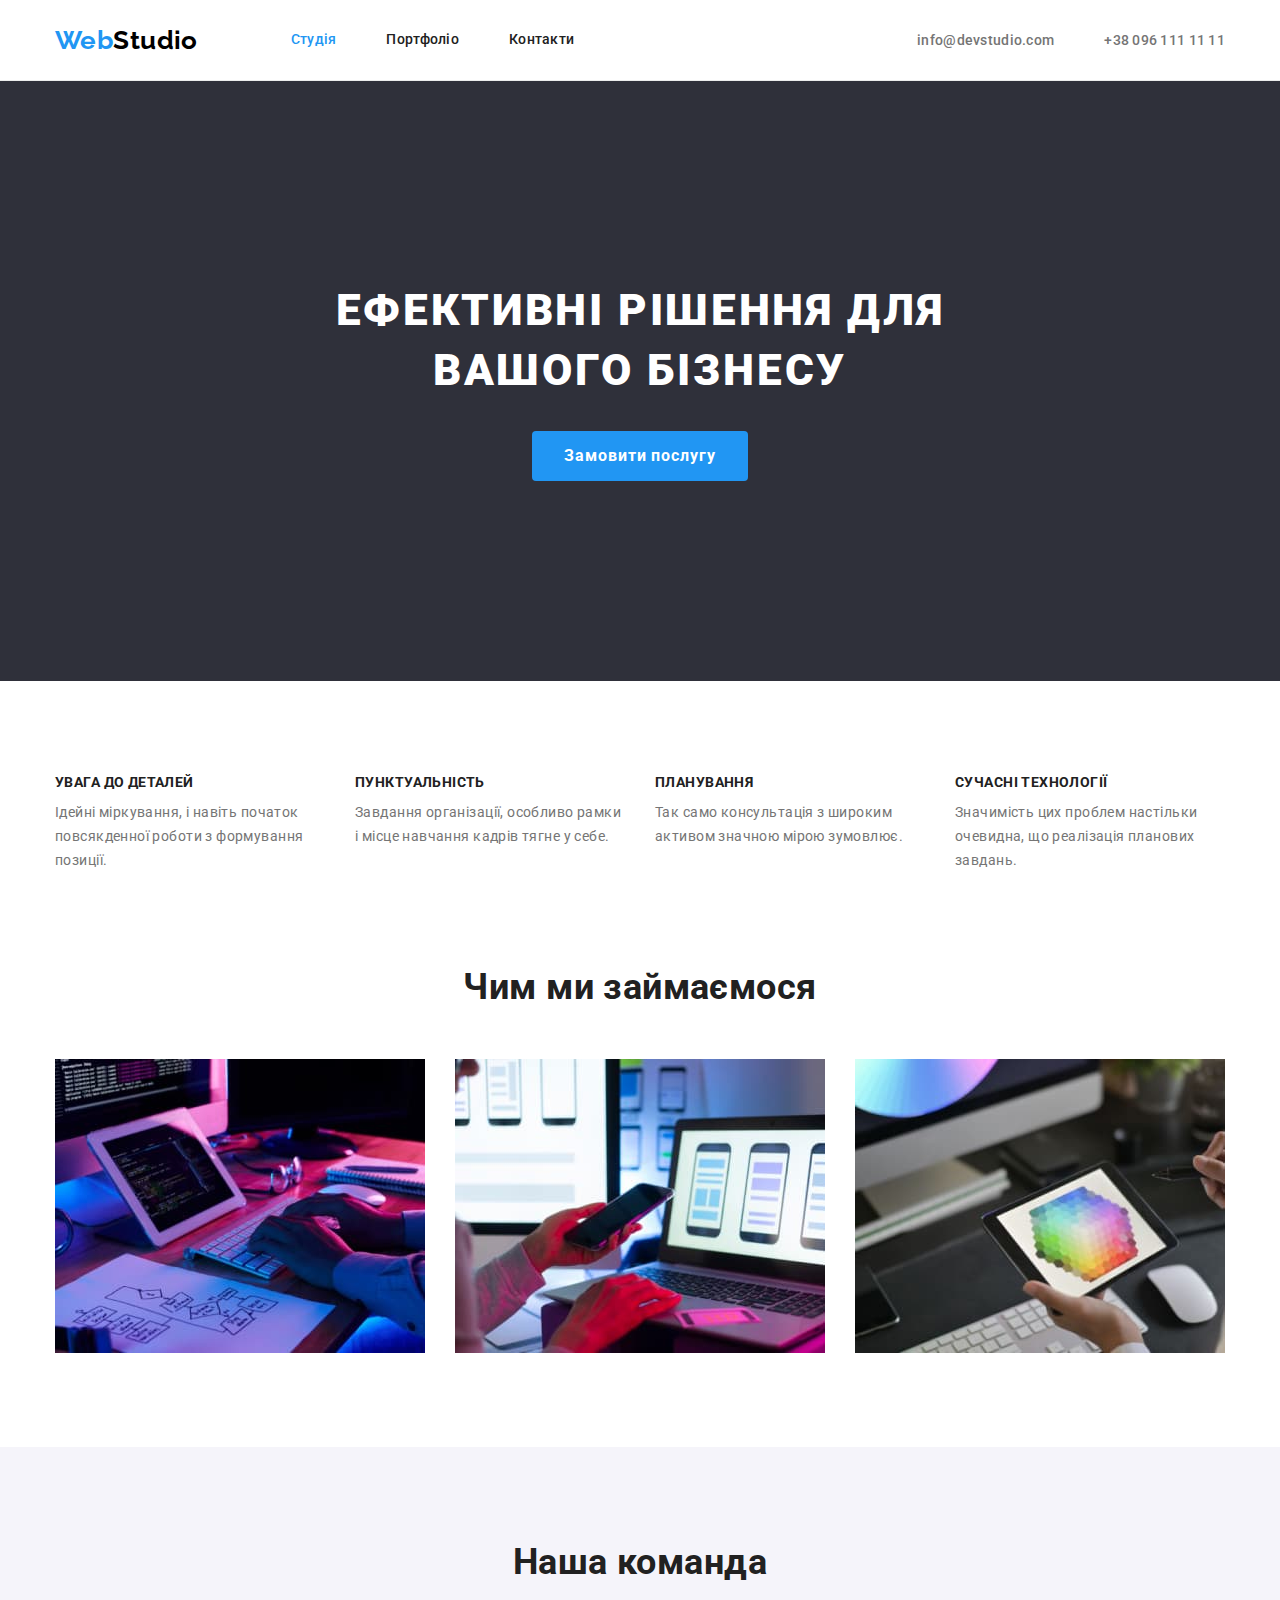
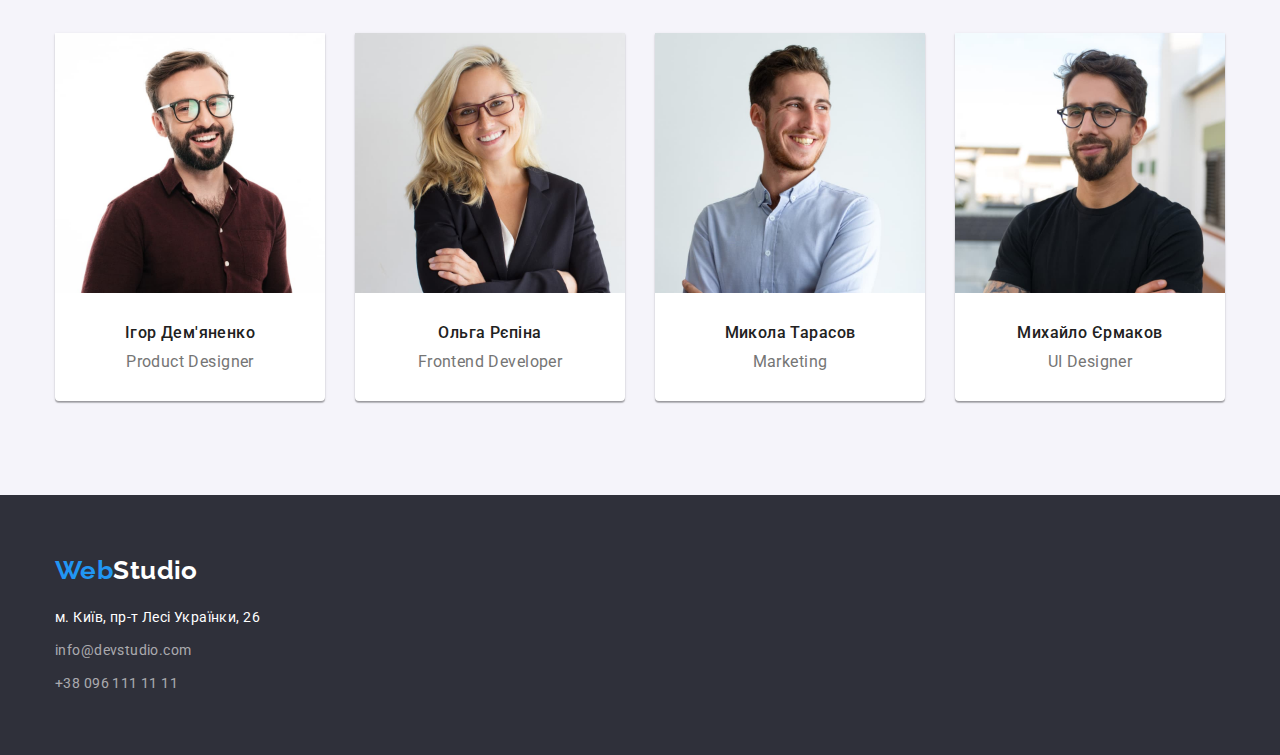
<file: index.html>
<!DOCTYPE html>
<html lang="uk">
  <head>
    <meta charset="UTF-8" />
    <meta http-equiv="X-UA-Compatible" content="IE=edge" />
    <meta name="viewport" content="width=device-width, initial-scale=1.0" />
    <title>Студія</title>
    <!-- Спочатку шрифти -->
    <link rel="preconnect" href="https://fonts.googleapis.com" />
    <link rel="preconnect" href="https://fonts.gstatic.com" crossorigin />
    <link
      href="https://fonts.googleapis.com/css2?family=Raleway:wght@700&family=Roboto:wght@400;500;700;900&display=swap"
      rel="stylesheet"
    />
    <!-- Потім нормалізатор -->
    <link
      rel="stylesheet"
      href="https://cdnjs.cloudflare.com/ajax/libs/modern-normalize/1.1.0/modern-normalize.min.css"
    />
    <!-- Потім свої стилі -->
    <link rel="stylesheet" href="./css/styles.css" />
  </head>

  <body>
    <!-- ========== ХЕДЕР =========== -->
    <header class="heder-border">
      <div class="contaner header-nav">
        <nav>
          <a class="logo" href="#">Web<span>Studio</span></a>
          <ul class="site-nav">
            <li><a class="current" href="#">Студія</a></li>
            <li><a href="./portfolio.html">Портфоліо</a></li>
            <li><a href="#">Контакти</a></li>
          </ul>
        </nav>
        <ul class="auth-nav">
          <li><a href="mailto:info@devstudio.com">info@devstudio.com</a></li>
          <li><a href="tel:+380961111111">+38 096 111 11 11</a></li>
        </ul>
      </div>
    </header>
    <main>
      <!-- ========== ГЕРОЙ =========== -->
      <section class="section hero">
        <div class="contaner">
          <h1 class="hero-title">Ефективні рішення для вашого бізнесу</h1>
          <button class="button active" type="button">Замовити послугу</button>
        </div>
      </section>

      <!-- ========== НАШІ ПЕРЕВАГИ =========== -->
      <section class="section features">
        <div class="contaner">
          <h2 class="visually-hidden">Наші переваги</h2>
          <ul class="feature-list">
            <li>
              <h3 class="title">УВАГА ДО ДЕТАЛЕЙ</h3>
              <p class="text">
                Ідейні міркування, і навіть початок повсякденної роботи з формування позиції.
              </p>
            </li>
            <li>
              <h3 class="title">ПУНКТУАЛЬНІСТЬ</h3>
              <p class="text">
                Завдання організації, особливо рамки і місце навчання кадрів тягне у себе.
              </p>
            </li>
            <li>
              <h3 class="title">ПЛАНУВАННЯ</h3>
              <p class="text">Так само консультація з широким активом значною мірою зумовлює.</p>
            </li>
            <li>
              <h3 class="title">СУЧАСНІ ТЕХНОЛОГІЇ</h3>
              <p class="text">
                Значимість цих проблем настільки очевидна, що реалізація планових завдань.
              </p>
            </li>
          </ul>
        </div>
      </section>

      <!-- ========== ЧИМ МИ ЗАЙМАЄМОСЯ =========== -->
      <section class="section work">
        <div class="contaner">
          <h2 class="section-title">Чим ми займаємося</h2>
          <ul class="work list">
            <li>
              <img
                src="./images/img1.jpg"
                alt="Руки на клавіатурі перед планшетом і монітором"
                width="370"
              />
            </li>
            <li>
              <img
                src="./images/img2.jpg"
                alt="Рука зі смартфоном на фоні ноутбука із зображенням смартфона"
                width="370"
              />
            </li>
            <li>
              <img
                src="./images/img3.jpg"
                alt="Планшет з кольоровою гамою в руці, за ним - монітор"
                width="370"
              />
            </li>
          </ul>
        </div>
      </section>

      <!-- ========== НАША КОМАНДА =========== -->
      <section class="section team-bg">
        <div class="contaner">
          <h2 class="section-title">Наша команда</h2>
          <ul class="team-list">
            <li>
              <img src="./images/member1.jpg" alt="Фото Ігора Дем'яненка" width="270" />
              <h3 class="title">Ігор Дем'яненко</h3>
              <p>Product Designer</p>
            </li>
            <li>
              <img src="./images/member2.jpg" alt="Фото Ольги Рєпіної" width="270" />
              <h3 class="title">Ольга Рєпіна</h3>
              <p>Frontend Developer</p>
            </li>
            <li>
              <img src="./images/member3.jpg" alt="Фото Миколи Тарасова" width="270" />
              <h3 class="title">Микола Тарасов</h3>
              <p>Marketing</p>
            </li>
            <li>
              <img src="./images/member4.jpg" alt="Фото Михайла Єрмакова" width="270" />
              <h3 class="title">Михайло Єрмаков</h3>
              <p>UI Designer</p>
            </li>
          </ul>
        </div>
      </section>
    </main>

    <!-- ========== ФУТЕР =========== -->
    <footer class="footer">
      <div class="contaner">
        <a class="logo" href="#">Web<span>Studio</span></a>
        <address>
          <ul class="list">
            <li>
              <a
                class="adress"
                href="https://goo.gl/maps/CPtrU1FHBa2aNyZL9"
                target="_blank"
                rel="noopener noreferrer nofollow"
              >
                м. Київ, пр-т Лесі Українки, 26</a
              >
            </li>
            <li><a class="contacts" href="mailto:info@devstudio.com">info@devstudio.com</a></li>
            <li><a class="contacts" href="tel:+380961111111">+38 096 111 11 11</a></li>
          </ul>
        </address>
      </div>
    </footer>
  </body>
</html>
</file>
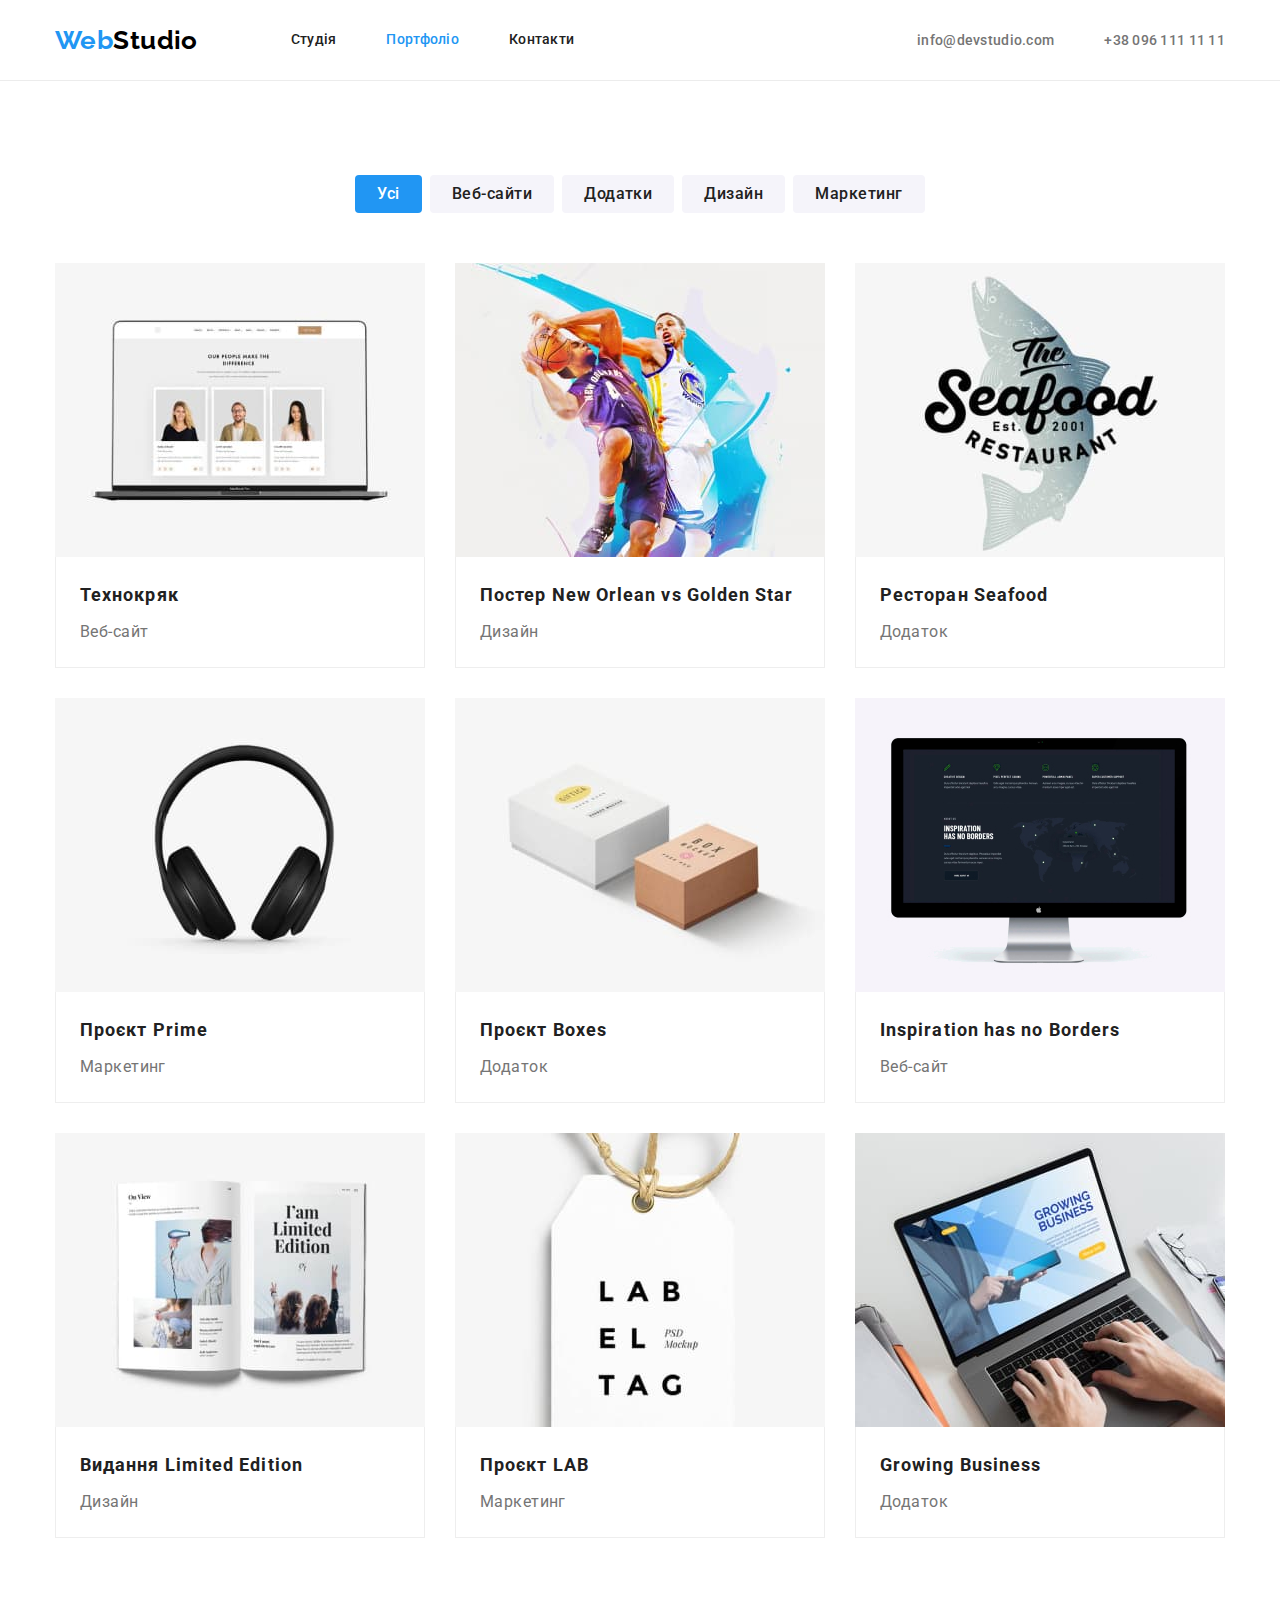
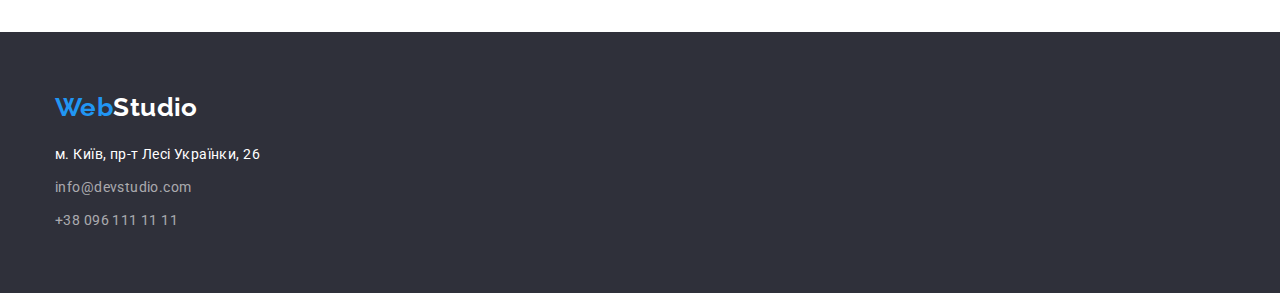
<file: portfolio.html>
<!DOCTYPE html>
<html lang="uk">
  <head>
    <meta charset="UTF-8" />
    <meta http-equiv="X-UA-Compatible" content="IE=edge" />
    <meta name="viewport" content="width=device-width, initial-scale=1.0" />
    <title>Портфоліо</title>
    <!-- Спочатку шрифти -->
    <link rel="preconnect" href="https://fonts.googleapis.com" />
    <link rel="preconnect" href="https://fonts.gstatic.com" crossorigin />
    <link
      href="https://fonts.googleapis.com/css2?family=Raleway:wght@700&family=Roboto:wght@400;500;700;900&display=swap"
      rel="stylesheet"
    />
    <!-- Потім нормалізатор -->
    <link
      rel="stylesheet"
      href="https://cdnjs.cloudflare.com/ajax/libs/modern-normalize/1.1.0/modern-normalize.min.css"
    />
    <!-- Потім свої стилі -->
    <link rel="stylesheet" href="./css/styles.css" />
  </head>
  <body>
    <!-- ========== ХЕДЕР =========== -->
    <header class="heder-border">
      <div class="contaner header-nav">
        <nav>
          <a class="logo" href="./index.html">Web<span>Studio</span></a>
          <ul class="site-nav">
            <li><a href="./index.html">Студія</a></li>
            <li><a class="current" href="#">Портфоліо</a></li>
            <li><a href="#">Контакти</a></li>
          </ul>
        </nav>
        <ul class="auth-nav">
          <li><a href="mailto:info@devstudio.com">info@devstudio.com</a></li>
          <li><a href="tel:+380961111111">+38 096 111 11 11</a></li>
        </ul>
      </div>
    </header>
    <main>
      <!-- ========== ПОРТФОЛІО =========== -->
      <section class="section portfolio-list">
        <div class="contaner">
          <h1 class="visually-hidden">Портфоліо</h1>
          <ul class="button-filter">
            <li>
              <button class="button active" type="button">Усі</button>
            </li>
            <li>
              <button class="button passive" type="button">Веб-сайти</button>
            </li>
            <li>
              <button class="button passive" type="button">Додатки</button>
            </li>
            <li>
              <button class="button passive" type="button">Дизайн</button>
            </li>
            <li>
              <button class="button passive" type="button">Маркетинг</button>
            </li>
          </ul>

          <ul class="project-list">
            <li>
              <a href="#">
                <img
                  src="./images/portfolio/portfolio-1.jpg"
                  alt="Три фотографії людей на екрані ноутбука"
                />
                <div class="card-discription">
                  <h2>Технокряк</h2>
                  <p>Веб-сайт</p>
                </div>
              </a>
            </li>

            <li>
              <a href="#">
                <img
                  src="./images/portfolio/portfolio-2.jpg"
                  alt="Двоє чоловіків грають в баскетбол"
                />
                <div class="card-discription">
                  <h2>Постер New Orlean vs Golden Star</h2>
                  <p>Дизайн</p>
                </div>
              </a>
            </li>

            <li>
              <a href="#">
                <img
                  src="./images/portfolio/portfolio-3.jpg"
                  alt="Логотип ресторану морепродуктів"
                />
                <div class="card-discription">
                  <h2>Ресторан Seafood</h2>
                  <p>Додаток</p>
                </div>
              </a>
            </li>

            <li>
              <a href="#">
                <img
                  src="./images/portfolio/portfolio-4.jpg"
                  alt="Великі чорні навушники на білому фоні"
                />
                <div class="card-discription">
                  <h2>Проєкт Prime</h2>
                  <p>Маркетинг</p>
                </div>
              </a>
            </li>

            <li>
              <a href="#">
                <img
                  src="./images/portfolio/portfolio-5.jpg"
                  alt="Біла і коричнева картонна коробка лежать попуч"
                />
                <div class="card-discription">
                  <h2>Проєкт Boxes</h2>
                  <p>Додаток</p>
                </div>
              </a>
            </li>

            <li>
              <a href="#">
                <img
                  src="./images/portfolio/portfolio-6.jpg"
                  alt="Чорний монітор з зображенням відкритого сайту"
                />
                <div class="card-discription">
                  <h2>Inspiration has no Borders</h2>
                  <p>Веб-сайт</p>
                </div>
              </a>
            </li>

            <li>
              <a href="#">
                <img src="./images/portfolio/portfolio-7.jpg" alt="Фото розкритого журналу" />

                <div class="card-discription">
                  <h2>Видання Limited Edition</h2>
                  <p>Дизайн</p>
                </div>
              </a>
            </li>

            <li>
              <a href="#">
                <img
                  src="./images/portfolio/portfolio-8.jpg"
                  alt="Біла бірка з написом назви проекту"
                />
                <div class="card-discription">
                  <h2>Проєкт LAB</h2>
                  <p>Маркетинг</p>
                </div>
              </a>
            </li>

            <li>
              <a href="#">
                <img
                  src="./images/portfolio/portfolio-9.jpg"
                  alt="Руки на клавіатурі ноутбука, відкрита сторінка сайту"
                />
                <div class="card-discription">
                  <h2>Growing Business</h2>
                  <p>Додаток</p>
                </div>
              </a>
            </li>
          </ul>
        </div>
      </section>
    </main>

    <!-- ========== ФУТЕР =========== -->
    <footer class="footer">
      <div class="contaner">
        <a class="logo" href="./index.html">Web<span>Studio</span></a>
        <address>
          <ul class="list">
            <li>
              <a
                class="adress"
                href="https://goo.gl/maps/CPtrU1FHBa2aNyZL9"
                target="_blank"
                rel="noopener noreferrer nofollow"
              >
                м. Київ, пр-т Лесі Українки, 26</a
              >
            </li>
            <li><a class="contacts" href="mailto:info@devstudio.com">info@devstudio.com</a></li>
            <li><a class="contacts" href="tel:+380961111111">+38 096 111 11 11</a></li>
          </ul>
        </address>
      </div>
    </footer>
  </body>
</html>
</file>
<file: css/styles.css>
/* ===== ОБНУЛЕННЯ ===== */
ul,
ol {
  list-style: none;
  padding: 0;
  margin: 0;
}

a {
  text-decoration: none;
}

img {
  display: block;
  max-width: 100%;
  height: auto;
}

.button {
  /* font-family: inherit; */
  cursor: pointer;
}

h1,
h2,
h3,
h4,
h5,
h6,
p {
  margin-top: 0;
  margin-bottom: 0;
}
/* ===== /ОБНУЛЕННЯ ===== */

:root {
  --primery-text-color: #212121;
  --secondary-text-color: #757575;
  --footer-contacts-color: rgba(255, 255, 255, 0.6);
  --accent-color: #2196f3;

  --primery-bg-color: #ffffff;
  --secondary-bg-color: #2f303a;

  --logo-text-black: #000000;
  --taam-bg-color: #f5f4fa;
  --btn-passive-bg-color: #f5f4fa;

  --project-list-border-color: #eeeeee;
}

body {
  background-color: var(--primery-bg-color);
  color: var(--primery-text-color);
  font-family: 'Roboto', sans-serif;
  font-size: 14px;
  letter-spacing: 0.03em;
}

/* ========== Контейнери і Флексбокси =========== */
.contaner {
  width: 1200px;
  padding-left: 15px;
  padding-right: 15px;
  margin: 0 auto;
}

/* ========== ХЕДЕР =========== */

nav {
  display: flex;
  align-items: center;
}

.header-nav {
  display: flex;
  align-items: center;
}

.heder-border {
  border-bottom: 1px solid #ececec;
}

.logo {
  color: var(--accent-color);
  font-family: 'Raleway', sans-serif;
  font-weight: 700;
  font-size: 26px;
  line-height: 1.19;
}

.logo span {
  color: var(--logo-text-black);
}

.site-nav {
  display: flex;
  align-items: center;
  margin-left: 93px;
}

.site-nav li:not(:last-child) {
  margin-right: 50px;
}

.site-nav a {
  display: block;
  color: var(--primery-text-color);
  font-weight: 500;
  line-height: 1.14;
  letter-spacing: 0.02em;
  padding-top: 32px;
  padding-bottom: 32px;
}

.site-nav a:hover,
.site-nav a:focus {
  color: var(--accent-color);
}

.site-nav a.current {
  color: var(--accent-color);
}

.auth-nav {
  display: flex;
  margin-left: auto;
}

.auth-nav li + li {
  margin-left: 50px;
}

.auth-nav a {
  color: var(--secondary-text-color);
  font-weight: 500;
  line-height: 1.14;
  letter-spacing: 0.02em;
}

.auth-nav a:hover,
.auth-nav a:focus {
  color: var(--accent-color);
}

/* ========== ГЕРОЙ =========== */
.section.hero {
  background-color: var(--secondary-bg-color);
  text-align: center;

  padding: 200px 0;
}

.hero-title {
  color: var(--primery-bg-color);
  margin: 0 auto 30px;

  font-weight: 900;
  font-size: 44px;
  line-height: 1.36;

  text-transform: uppercase;
  letter-spacing: 0.06em;
  width: 696px;
}

.hero button {
  min-width: 216px;
  font-weight: 700;
  font-size: 16px;
  line-height: 1.88;
  letter-spacing: 0.06em;
  padding: 10px 32px;
  border-radius: 4px;
  border: 0px;
}

.hero button:hover,
.hero button:focus {
  color: var(--accent-color);
  background-color: var(--primery-bg-color);
}

/* ========== КНОПКА =========== */
.button.active {
  color: var(--primery-bg-color);
  background-color: var(--accent-color);
}

.button.passive {
  color: var(--primery-text-color);
  background-color: var(--btn-passive-bg-color);
}

/* ========== НАШІ ПЕРЕВАГИ =========== */

.section.features {
  padding-top: 94px;
}

.section {
  padding-top: 94px;
  padding-bottom: 94px;
}

.visually-hidden {
  position: absolute;
  white-space: nowrap;
  width: 1px;
  height: 1px;
  overflow: hidden;
  border: 0;
  padding: 0;
  clip: rect(0 0 0 0);
  clip-path: inset(50%);
  margin: -1px;
}

.section-title {
  font-size: 36px;
  line-height: 1.17;
  text-align: center;
  margin-bottom: 50px;
}

.feature-list {
  display: flex;
}

.feature-list li {
  width: 270px;
}

.feature-list li:not(:last-child) {
  margin-right: 30px;
}

.feature-list .title {
  font-size: 14px;
  line-height: 1.14;

  margin-bottom: 10px;
}

.feature-list .text {
  line-height: 1.71;
  color: var(--secondary-text-color);
}

/* ========== ЧИМ МИ ЗАЙМАЄМОСЯ =========== */

.section.work {
  padding-top: 0;
}

.work.list {
  display: flex;
}

.work.list li:not(:last-child) {
  margin-right: 30px;
}

/* ========== НАША КОМАНДА =========== */

.section.team-bg {
  background-color: var(--taam-bg-color);
  padding-top: 94px;
  margin-bottom: 0;
}

.team-list {
  display: flex;
  text-align: center;
}

.team-list li {
  background-color: var(--primery-bg-color);
  box-shadow: 0px 1px 3px rgba(0, 0, 0, 0.12), 0px 1px 1px rgba(0, 0, 0, 0.14),
    0px 2px 1px rgba(0, 0, 0, 0.2);
  border-radius: 0px 0px 4px 4px;
}

.team-list li:not(:last-child) {
  margin-right: 30px;
}

.team-list img {
  padding-bottom: 30px;
}

.team-list .title {
  font-weight: 500;
  font-size: 16px;
  line-height: 1.19;
  margin-bottom: 10px;
}

.team-list p {
  font-size: 16px;
  line-height: 1.19;
  color: var(--secondary-text-color);
  padding-bottom: 30px;
}

/* ========== ФУТЕР =========== */
.footer {
  background-color: var(--secondary-bg-color);
  padding: 60px 0;
}
.footer a {
  font-style: normal;
}

.footer .logo {
  color: var(--accent-color);
  display: inline-block;
  margin-bottom: 20px;
}

.footer .logo span,
.footer .adress {
  color: var(--primery-bg-color);
}

.footer .contacts:hover,
.footer .contacts:focus {
  color: var(--accent-color);
}

.footer .contacts {
  color: var(--footer-contacts-color);
}

address a {
  line-height: 1.71;
}

address li:not(:last-child) {
  margin-bottom: 9px;
}

/* ================================ */
/* ========== ПОРТФОЛІО =========== */
/* ================================ */
.button-filter button {
  font-weight: 500;
  font-size: 16px;
  line-height: 1.63;
  letter-spacing: 0.03em;
  padding: 6px 22px;
  border-radius: 4px;
  border: 0;
}

.button:hover,
.button:focus {
  color: var(--primery-bg-color);
  background-color: var(--accent-color);
}

.project-list {
  display: flex;
  flex-wrap: wrap;
}

.project-list h2 {
  color: var(--primery-text-color);
  font-size: 18px;
  line-height: 2;
  letter-spacing: 0.06em;
  margin-bottom: 4px;
}

.project-list p {
  color: var(--secondary-text-color);
  font-size: 16px;
  line-height: 1.88;
}

.card-discription {
  padding: 20px 24px;
  border-bottom: 1px solid var(--project-list-border-color);
  border-right: 1px solid var(--project-list-border-color);
  border-left: 1px solid var(--project-list-border-color);
}

.project-list li {
  width: 370px;
  margin-right: 30px;
  margin-bottom: 30px;
}

.project-list li:nth-last-child(-n + 3) {
  margin-bottom: 0;
}

.project-list li:nth-child(3n) {
  margin-right: 0;
}

.button-filter {
  display: flex;
  margin-bottom: 50px;
  justify-content: center;
}

.button-filter li:not(:last-child) {
  margin-right: 8px;
}

/* .project-list img {
  max-width: 100%;
  height: auto;
} */
</file>
